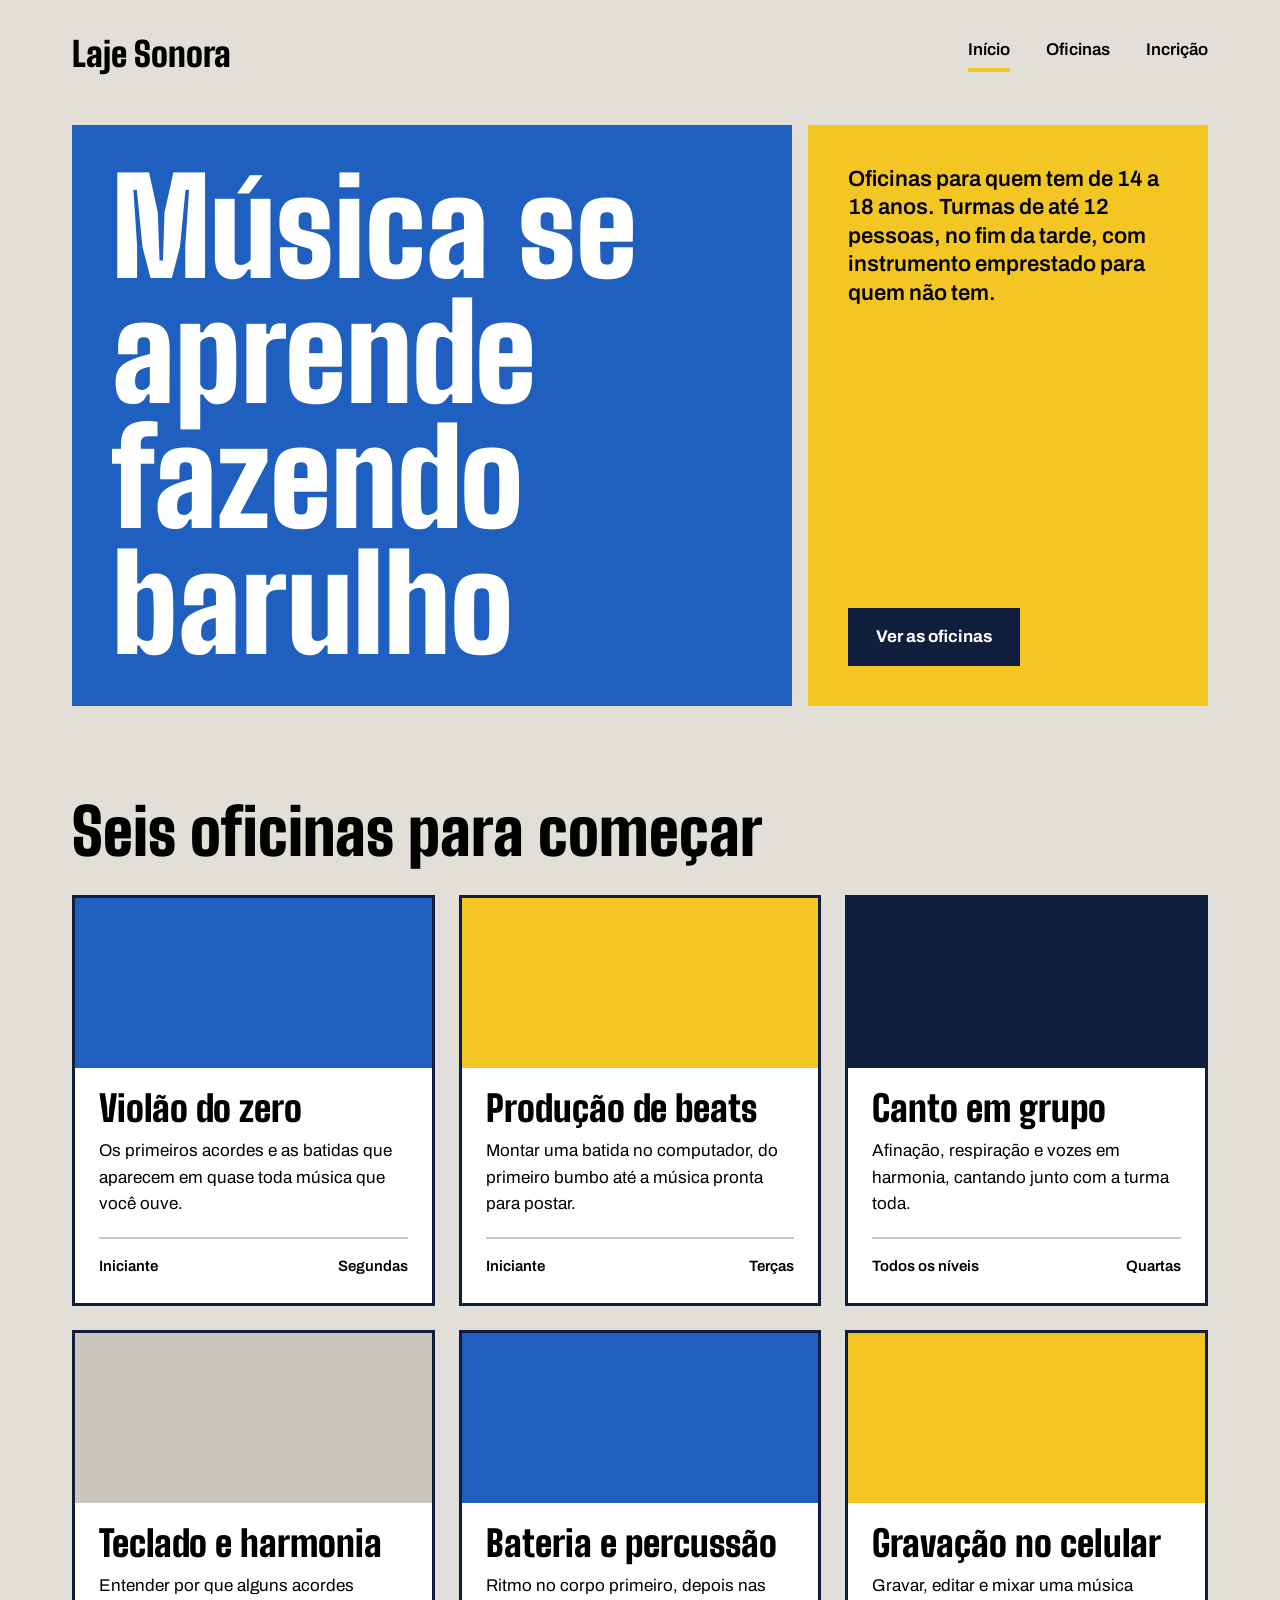
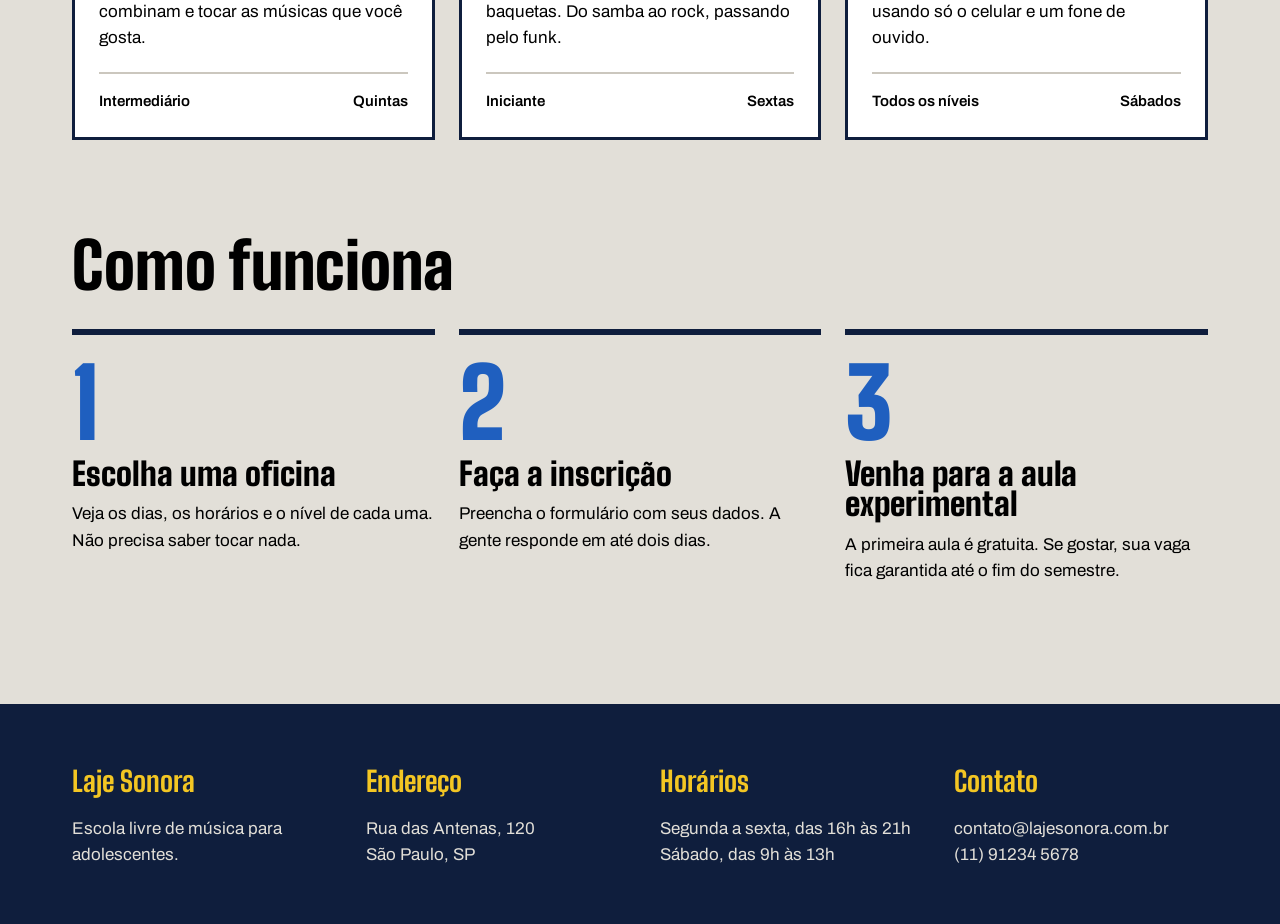
<file: index.html>
<!DOCTYPE html>
<html lang="pt-BR">
<head>
    <meta charset="UTF-8">
    <meta name="viewport" content="width=device-width, initial-scale=1.0">
    <link rel="preconnect" href="https://fonts.googleapis.com">
    <link rel="preconnect" href="https://fonts.gstatic.com" crossorigin>
    <link href="https://fonts.googleapis.com/css2?family=Archivo:ital,wght@0,100..900;1,100..900&family=Big+Shoulders:opsz,wght@10..72,100..900&display=swap" rel="stylesheet">
    <link rel="stylesheet" href="./index.css">
    <title>Laje Sonora | Início</title>
</head>
<body>
    <header class="conteudo topo">
        <a href="./index.html" class="logo">Laje Sonora</a>
        <nav class="menu">
            <a href="./index.html" class="atual">Início</a>
            <a href="./oficinas.html">Oficinas</a>
            <a href="./inscricao.html">Incrição</a>
        </nav>
    </header>
    <main>
        <section class="conteudo cartazes">
            <div class="cartaz cartaz-principal">
                <h1>Música se aprende fazendo barulho</h1>
            </div>
            <div class="cartaz cartaz-lateral">
                <p>Oficinas para quem tem de 14 a 18 anos. Turmas de até 12 pessoas, no fim da tarde, com instrumento emprestado para quem não tem.</p>
                <a href="./oficinas.html" class="botao">Ver as oficinas</a>
            </div>
        </section>
        <section class="conteudo secao">
            <h2 class="titulo-secao">Seis oficinas para começar</h2>
            <div class="cards">
                <article class="card">
                    <div class="foto foto-azul"></div>
                    <div class="card-texto">
                            <h3>Violão do zero</h3>
                            <p>Os primeiros acordes e as batidas que aparecem em quase toda música que você ouve.</p>
                            <div class="card-info">
                                <span>Iniciante</span>
                                <span>Segundas</span>
                            </div>
                    </div>
                </article>
                <article class="card">
                    <div class="foto foto-amarela"></div>
                    <div class="card-texto">
                            <h3>Produção de beats</h3>
                            <p>Montar uma batida no computador, do primeiro bumbo até a música pronta para postar.</p>
                            <div class="card-info">
                                <span>Iniciante</span>
                                <span>Terças</span>
                            </div>
                    </div>
                </article>
                <article class="card">
                    <div class="foto foto-tinta"></div>
                    <div class="card-texto">
                            <h3>Canto em grupo</h3>
                            <p>Afinação, respiração e vozes em harmonia, cantando junto com a turma toda.</p>
                            <div class="card-info">
                                <span>Todos os níveis</span>
                                <span>Quartas</span>
                            </div>
                    </div>
                </article>
                <article class="card">
                    <div class="foto"></div>
                    <div class="card-texto">
                            <h3>Teclado e harmonia</h3>
                            <p>Entender por que alguns acordes combinam e tocar as músicas que você gosta.</p>
                            <div class="card-info">
                                <span>Intermediário</span>
                                <span>Quintas</span>
                            </div>
                    </div>
                </article>
                <article class="card">
                    <div class="foto foto-azul"></div>
                    <div class="card-texto">
                            <h3>Bateria e percussão</h3>
                            <p>Ritmo no corpo primeiro, depois nas baquetas. Do samba ao rock, passando pelo funk.</p>
                            <div class="card-info">
                                <span>Iniciante</span>
                                <span>Sextas</span>
                            </div>
                    </div>
                </article>
                <article class="card">
                    <div class="foto foto-amarela"></div>
                    <div class="card-texto">
                            <h3>Gravação no celular</h3>
                            <p>Gravar, editar e mixar uma música usando só o celular e um fone de ouvido.</p>
                            <div class="card-info">
                                <span>Todos os níveis</span>
                                <span>Sábados</span>
                            </div>
                    </div>
                </article>
            </div>
        </section>
        <section class="conteudo secao">
            <h2 class="titulo-secao">Como funciona</h2>
            <div class="passos">
                <div class="passo">
                    <p class="passo-numero">1</p>
                    <h3>Escolha uma oficina</h3>
                    <p>Veja os dias, os horários e o nível de cada uma. Não precisa saber tocar nada.</p>
                </div>
                <div class="passo">
                    <p class="passo-numero">2</p>
                    <h3>Faça a inscrição</h3>
                    <p>Preencha o formulário com seus dados. A gente responde em até dois dias.</p>
                </div>
                <div class="passo">
                    <p class="passo-numero">3</p>
                    <h3>Venha para a aula experimental</h3>
                    <p>A primeira aula é gratuita. Se gostar, sua vaga fica garantida até o fim do semestre.</p>
                </div>
            </div>
        </section>
    </main>
    <footer class="rodape">
        <div class="conteudo rodape-colunas">
            <div class="rodape-coluna">
                <h4>Laje Sonora</h4>
                <p>Escola livre de música para <br> adolescentes.</p>
            </div>
            <div class="rodape-coluna">
                <h4>Endereço</h4>
                <p>Rua das Antenas, 120 <br> São Paulo, SP
                </p>
            </div>
            <div class="rodape-coluna">
                <h4>Horários</h4>
                <p>Segunda a sexta, das 16h às 21h <br> Sábado, das 9h às 13h
                </p>
            </div>
            <div class="rodape-coluna">
                <h4>Contato</h4>
                <p>contato@lajesonora.com.br <br> (11) 91234 5678
                </p>
            </div>
        </div>
    </footer>
</body>
</html>
</file>
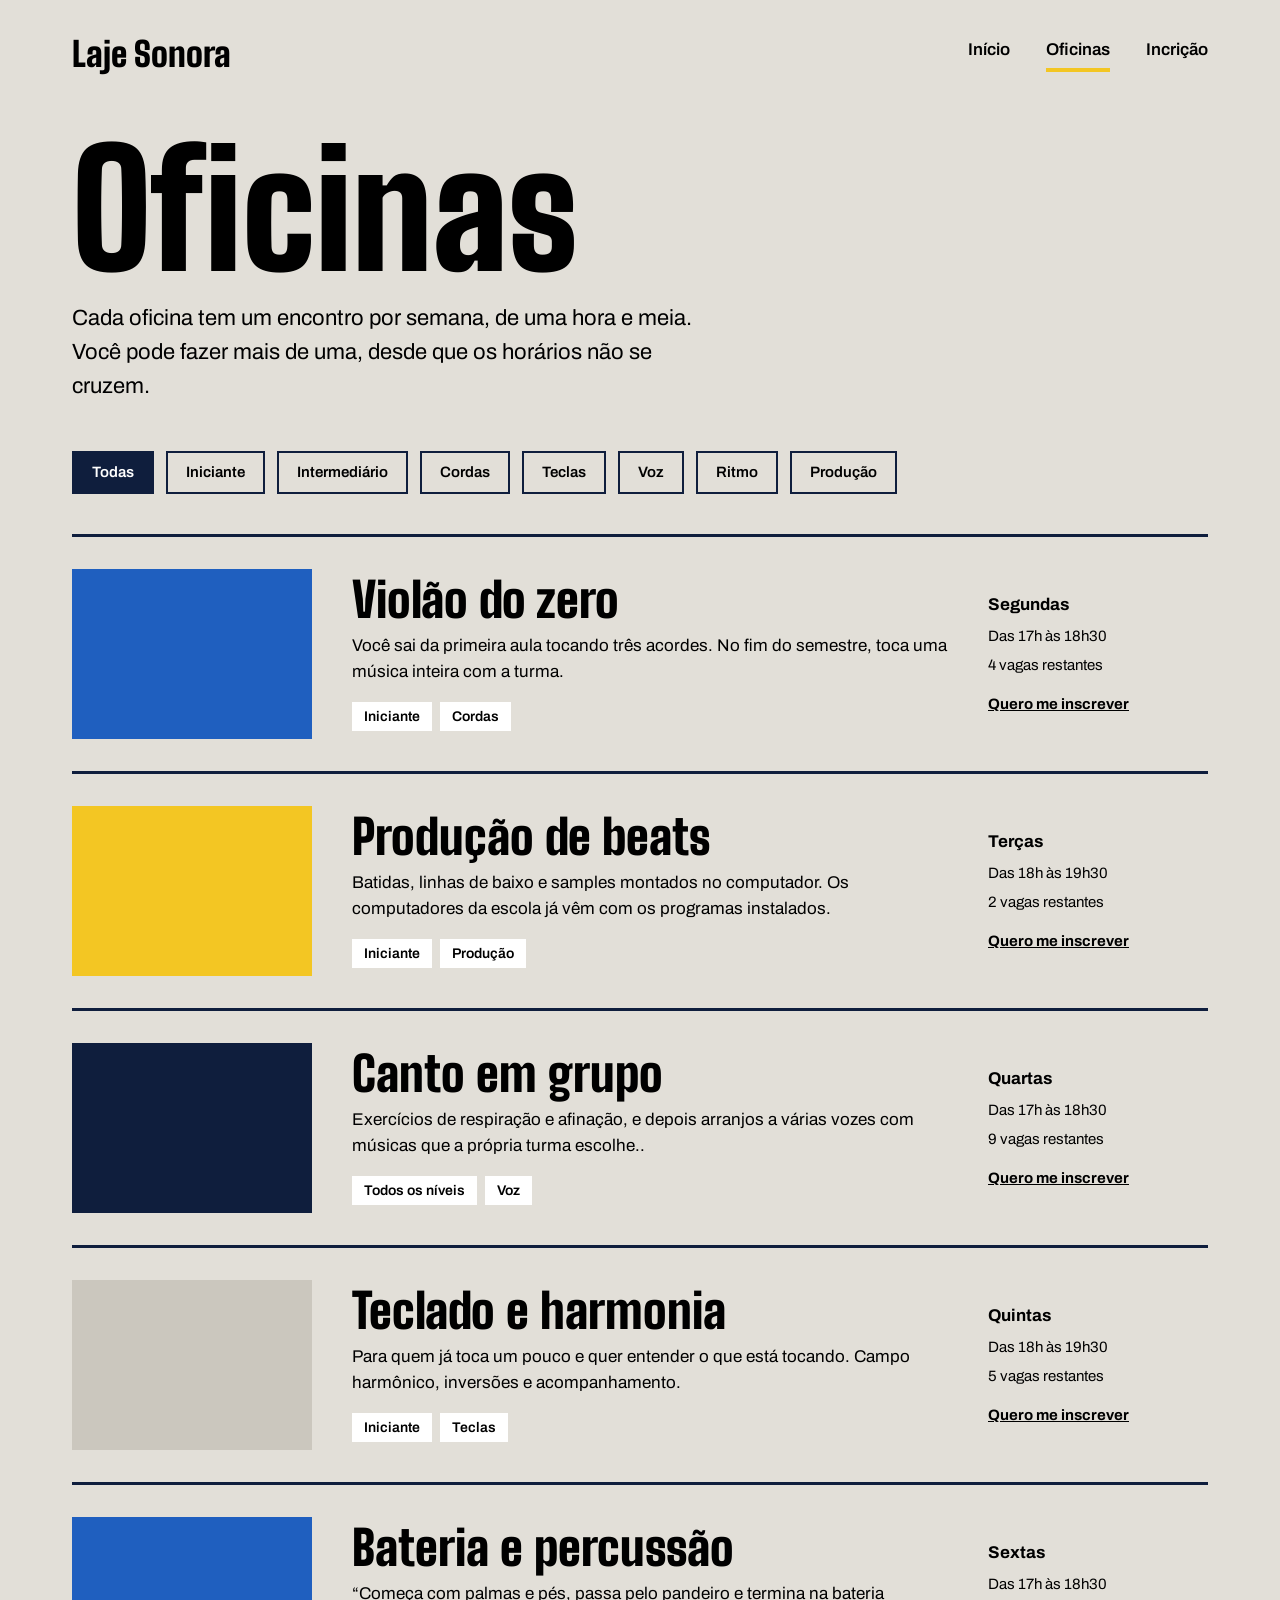
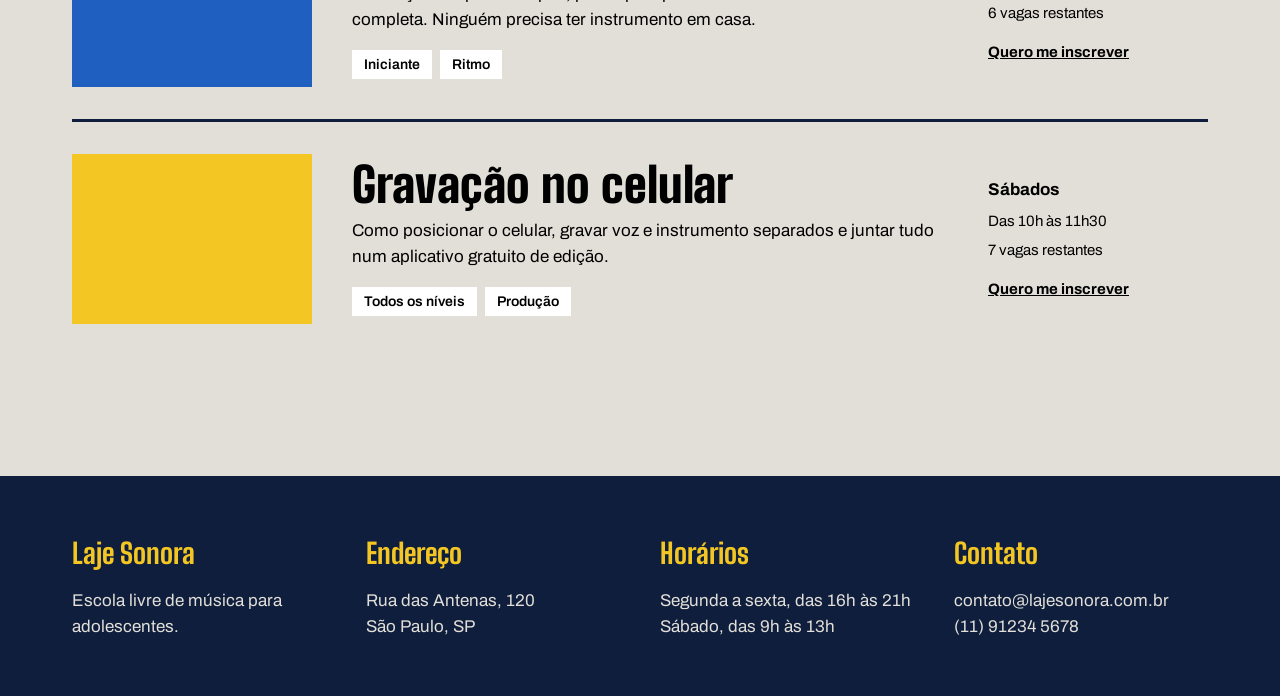
<file: oficinas.html>
<!DOCTYPE html>
<html lang="pt-BR">
<head>
    <meta charset="UTF-8">
    <meta name="viewport" content="width=device-width, initial-scale=1.0">
    <link rel="preconnect" href="https://fonts.googleapis.com">
    <link rel="preconnect" href="https://fonts.gstatic.com" crossorigin>
    <link href="https://fonts.googleapis.com/css2?family=Archivo:ital,wght@0,100..900;1,100..900&family=Big+Shoulders:opsz,wght@10..72,100..900&display=swap" rel="stylesheet">
    <link rel="stylesheet" href="./oficinas.css">
    <title>Laje Sonora | Oficinas</title>
</head>
<body>
    <header class="conteudo topo">
        <a href="./index.html" class="logo">Laje Sonora</a>
        <nav class="menu">
            <a href="./index.html">Início</a>
            <a href="./oficinas.html" class="atual">Oficinas</a>
            <a href="./inscricao.html">Incrição</a>
        </nav>
    </header>
   <main class="conteudo">
    <h1 class="titulo-pagina">Oficinas</h1>
    <p class="subtitulo-pagina">Cada oficina tem um encontro por semana, de uma hora e meia. Você pode fazer mais de uma, desde que os horários não se cruzem.</p>
    <div class="filtros">
        <span class="filtro ativo">Todas</span>
        <span class="filtro">Iniciante</span>
        <span class="filtro">Intermediário</span>
        <span class="filtro">Cordas</span>
        <span class="filtro">Teclas</span>
        <span class="filtro">Voz</span>
        <span class="filtro">Ritmo</span>
        <span class="filtro">Produção</span>
    </div>
    <div class="lista">
        <article class="oficina">
            <div class="foto foto-azul"></div>
            <div class="oficina-texto">
                <h2>Violão do zero</h2>
                <p>Você sai da primeira aula tocando três acordes. No fim do semestre, toca uma música inteira com a turma.</p>
                <div class="etiquetas">
                    <span class="etiqueta">Iniciante</span>
                    <span class="etiqueta">Cordas</span>
                </div>
            </div>
            <div class="oficina-detalhes">
                <strong>Segundas</strong>
                <span>Das 17h às 18h30</span>
                <span>4 vagas restantes</span>
                <a href="./inscricao.html">Quero me inscrever</a>
            </div>
        </article>
         <article class="oficina">
            <div class="foto foto-amarela"></div>
            <div class="oficina-texto">
                <h2>Produção de beats</h2>
                <p>Batidas, linhas de baixo e samples montados no computador. Os computadores da escola já vêm com os programas instalados.</p>
                <div class="etiquetas">
                    <span class="etiqueta">Iniciante</span>
                    <span class="etiqueta">Produção</span>
                </div>
            </div>
            <div class="oficina-detalhes">
                <strong>Terças</strong>
                <span>Das 18h às 19h30</span>
                <span>2 vagas restantes</span>
                <a href="./inscricao.html">Quero me inscrever</a>
            </div>
        </article>
        <article class="oficina">
            <div class="foto foto-tinta"></div>
            <div class="oficina-texto">
                <h2>Canto em grupo</h2>
                <p>Exercícios de respiração e afinação, e depois arranjos a várias vozes com músicas que a própria turma escolhe..</p>
                <div class="etiquetas">
                    <span class="etiqueta">Todos os níveis</span>
                    <span class="etiqueta">Voz</span>
                </div>
            </div>
            <div class="oficina-detalhes">
                <strong>Quartas</strong>
                <span>Das 17h às 18h30</span>
                <span>9 vagas restantes</span>
                <a href="./inscricao.html">Quero me inscrever</a>
            </div>
        </article>
        <article class="oficina">
            <div class="foto"></div>
            <div class="oficina-texto">
                <h2>Teclado e harmonia</h2>
                <p>Para quem já toca um pouco e quer entender o que está tocando. Campo harmônico, inversões e acompanhamento.</p>
                <div class="etiquetas">
                    <span class="etiqueta">Iniciante</span>
                    <span class="etiqueta">Teclas</span>
                </div>
            </div>
            <div class="oficina-detalhes">
                <strong>Quintas</strong>
                <span>Das 18h às 19h30</span>
                <span>5 vagas restantes</span>
                <a href="./inscricao.html">Quero me inscrever</a>
            </div>
        </article>
        <article class="oficina">
            <div class="foto foto-azul"></div>
            <div class="oficina-texto">
                <h2>Bateria e percussão</h2>
                <p>“Começa com palmas e pés, passa pelo pandeiro e termina na bateria completa. Ninguém precisa ter instrumento em casa.</p>
                <div class="etiquetas">
                    <span class="etiqueta">Iniciante</span>
                    <span class="etiqueta">Ritmo</span>
                </div>
            </div>
            <div class="oficina-detalhes">
                <strong>Sextas</strong>
                <span>Das 17h às 18h30</span>
                <span>6 vagas restantes</span>
                <a href="./inscricao.html">Quero me inscrever</a>
            </div>
        </article>
        <article class="oficina">
            <div class="foto foto-amarela"></div>
            <div class="oficina-texto">
                <h2>Gravação no celular</h2>
                <p>Como posicionar o celular, gravar voz e instrumento separados e juntar tudo num aplicativo gratuito de edição.</p>
                <div class="etiquetas">
                    <span class="etiqueta">Todos os níveis</span>
                    <span class="etiqueta">Produção</span>
                </div>
            </div>
            <div class="oficina-detalhes">
                <strong>Sábados</strong>
                <span>Das 10h às 11h30</span>
                <span>7 vagas restantes</span>
                <a href="./inscricao.html">Quero me inscrever</a>
            </div>
        </article>
    </div>
   </main>
    <footer class="rodape">
        <div class="conteudo rodape-colunas">
            <div class="rodape-coluna">
                <h4>Laje Sonora</h4>
                <p>Escola livre de música para <br> adolescentes.</p>
            </div>
            <div class="rodape-coluna">
                <h4>Endereço</h4>
                <p>Rua das Antenas, 120 <br> São Paulo, SP
                </p>
            </div>
            <div class="rodape-coluna">
                <h4>Horários</h4>
                <p>Segunda a sexta, das 16h às 21h <br> Sábado, das 9h às 13h
                </p>
            </div>
            <div class="rodape-coluna">
                <h4>Contato</h4>
                <p>contato@lajesonora.com.br <br> (11) 91234 5678
                </p>
            </div>
        </div>
    </footer>
</body>
</html>
</file>
<file: index.css>
*{
    margin: 0px;
    padding: 0px;
    box-sizing: border-box;
}

:root {
    --concreto: #E2DFD8;
    --concreto-escuro: #CBC7BE;
    --tinta: #0F1E3D;
    --caixa-dagua: #1F5FBF;
    --fita: #F3C623;
    --branco: #FFFFFF;

    --fonte-cartaz: "Big Shoulders", "Arial Narrow", sans-serif;
    --fonte-texto: "Archivo", Arial, sans-serif;
}

body{
    background-color: var(--concreto);
    text-decoration-color: var(--tinta);
    font-family: var(--fonte-texto);
    font-size: 17px;
    line-height: 1.55;
}

a{
    color: inherit
}

h1, h2, h3{
    font-family: var(--fonte-cartaz);
    font-weight: 900;
    line-height: 0.95;
}

.conteudo{
    max-width: 1200px;
    margin-inline: auto;
    padding-inline: 32px;
}

.topo{
    padding-block: 28px;
    display: flex;
    justify-content: space-between;
    align-items: center;
}

.logo{
    font-family: var(--fonte-cartaz);
    font-size: 34px;
    font-weight: 900;
    text-decoration: none;
}

.menu{
    display: flex;
    gap: 36px;
    a{
    font-weight: 600;
    text-decoration: none;
    padding-bottom: 4px;
    border-bottom: 4px solid transparent;
    }
    
    a:hover{
        border-bottom-color: var(--tinta);
    }
    
    a.atual{
        border-color: var(--fita);
    }
} 

.cartazes{
    margin-top: 16px;
    display: flex;
    gap: 16px;
}

.cartaz{
    padding: 40px;
}

.cartaz-principal{
    background-color: var(--caixa-dagua);
    color: var(--branco);
    flex: 2;
}

.cartaz-principal h1{
    font-size: 132px;
    max-width: 9ch;
}

.cartaz-lateral{
    background-color: var(--fita);
    flex: 1;
    display: flex;
    flex-direction: column;
    justify-content: space-between;
    gap: 32px;
}

.cartaz-lateral p{
    font-size: 22px;
    font-weight: 600;
    line-height: 1.3;
}

.botao{
    background-color: var(--tinta);
    color: var(--branco);
    font-weight: 700;
    text-decoration: none;
    padding: 16px 28px;
    border: none;
    font-family: var(--fonte-texto);
    font-size: 17px;
    cursor: pointer;
}

.botao:hover{
    background-color: var(--caixa-dagua);
}

.cartaz-lateral{
    align-items: flex-start;
}

.secao{
    margin-top: 96px;
}

.titulo-secao{
    font-size: 64px;
    margin-bottom: 32px;
}

.cards{
    display: flex;
    flex-wrap: wrap;
    gap: 24px;
}

.card{
    background-color: var(--branco);
    border: 3px solid var(--tinta);
    flex: 1 1 340px;
    display: flex;
    flex-direction: column;
    h3{
        font-size: 36px;
        margin-bottom: 12px;
    }
}

.card .foto{
    height: 170px;
}

.foto{
    background-color: var(--concreto-escuro);
}

.foto-azul{
    background-color: var(--caixa-dagua);
}

.foto-amarela{
    background: var(--fita);
}

.foto-tinta{
    background-color: var(--tinta);
}

.card-texto{
    padding: 24px;
    display: flex;
    flex-direction: column;
    flex: 1;
}

.card-info{
    margin-top: 20px;
    padding-top: 16px;
    border-top: 2px solid var(--concreto-escuro);
    font-weight: 600;
    font-size: 15px;
    display: flex;
    justify-content: space-between;
}

.passos{
    display: flex;
    gap: 24px;

}

.passo{
    border-top: 6px solid var(--tinta);
    padding-top: 20px;
    flex: 1;
    h3{
        font-size: 32px;
        margin-block: 8px 12px;
    }
}

.passo-numero{
    font-family: var(--fonte-cartaz);
    font-size: 96px;
    font-weight: 900;
    line-height: 1;
    color: var(--caixa-dagua);
}

.rodape{
    margin-top: 120px;
    background-color: var(--tinta);
    color: var(--concreto);
    padding-block: 56px;
    h4{
        font-family: var(--fonte-cartaz);
        font-size: 28px;
        color: var(--fita);
        margin-bottom: 12px;
    }
}

.rodape-colunas{
    display: flex;
    gap: 40px;
}

.rodape-coluna{
    flex: 1;
    
}
</file>
<file: oficinas.css>
*{
    margin: 0;
    padding: 0;
    box-sizing: border-box;
}

:root {
    --concreto: #E2DFD8;
    --concreto-escuro: #CBC7BE;
    --tinta: #0F1E3D;
    --caixa-dagua: #1F5FBF;
    --fita: #F3C623;
    --branco: #FFFFFF;

    --fonte-cartaz: "Big Shoulders", "Arial Narrow", sans-serif;
    --fonte-texto: "Archivo", Arial, sans-serif;
}

body{
    background-color: var(--concreto);
    text-decoration-color: var(--tinta);
    font-family: var(--fonte-texto);
    font-size: 17px;
    line-height: 1.55;
}

a{
    color: inherit
}

h1, h2, h3{
    font-family: var(--fonte-cartaz);
    font-weight: 900;
    line-height: 0.95;
}

.conteudo{
    max-width: 1200px;
    margin-inline: auto;
    padding-inline: 32px;
}

.topo{
    padding-block: 28px;
    display: flex;
    justify-content: space-between;
    align-items: center;
}

.logo{
    font-family: var(--fonte-cartaz);
    font-size: 34px;
    font-weight: 900;
    text-decoration: none;
}

.menu{
    display: flex;
    gap: 36px;
    a{
    font-weight: 600;
    text-decoration: none;
    padding-bottom: 4px;
    border-bottom: 4px solid transparent;
    }
    
    a:hover{
        border-bottom-color: var(--tinta);
    }
    
    a.atual{
        border-color: var(--fita);
    }
} 

.rodape{
    margin-top: 120px;
    background-color: var(--tinta);
    color: var(--concreto);
    padding-block: 56px;
    h4{
        font-family: var(--fonte-cartaz);
        font-size: 28px;
        color: var(--fita);
        margin-bottom: 12px;
    }
}

.rodape-colunas{
    display: flex;
    gap: 40px;
}

.rodape-coluna{
    flex: 1;
    
}
.foto{
    background-color: var(--concreto-escuro);
}

.foto-azul{
    background-color: var(--caixa-dagua);
}

.foto-amarela{
    background: var(--fita);
}

.foto-tinta{
    background-color: var(--tinta);
}

.titulo-pagina{
    font-size: 160px;
    margin-top: 24px;
}

.subtitulo-pagina{
    font-size: 22px;
    max-width: 640px;
    margin-top: 16px;
}

.filtros{
    margin-top: 48px;
    display: flex;
    flex-wrap: wrap;
    gap: 12px;
}

.filtro{
    border: 2px solid var(--tinta);
    padding: 8px 18px;
    font-weight: 600;
    font-size: 15px;
}

.filtro.ativo{
    background-color: var(--tinta);
    color: var(--branco);
}

.lista{
    margin-top: 40px;
}

.oficina{
    padding-block: 32px;
    border-top: 3px solid var(--tinta);
    display: flex;
    align-items: center;
    gap: 40px;
    h2{
        font-size: 48px;
        margin-bottom: 10px;
    }
}

.oficina .foto{
    width: 240px;
    height: 170px;
    flex-shrink: 0;
}

.oficina-texto{
    flex: 1;
}

.etiquetas{
    margin-top: 16px;
    display: flex;
    gap: 8px;
}

.etiqueta{
    background-color: var(--branco);
    padding: 4px 12px;
    font-size: 14px;
    font-weight: 600;
}

.oficina-detalhes{
    width: 220px;
    font-size: 15px;
    display: flex;
    flex-direction: column;
    gap: 6px;
    strong{
        font-size: 17px;
    }
    a{
        margin-top: 10px;
        font-weight: 700;
    }
}
</file>
